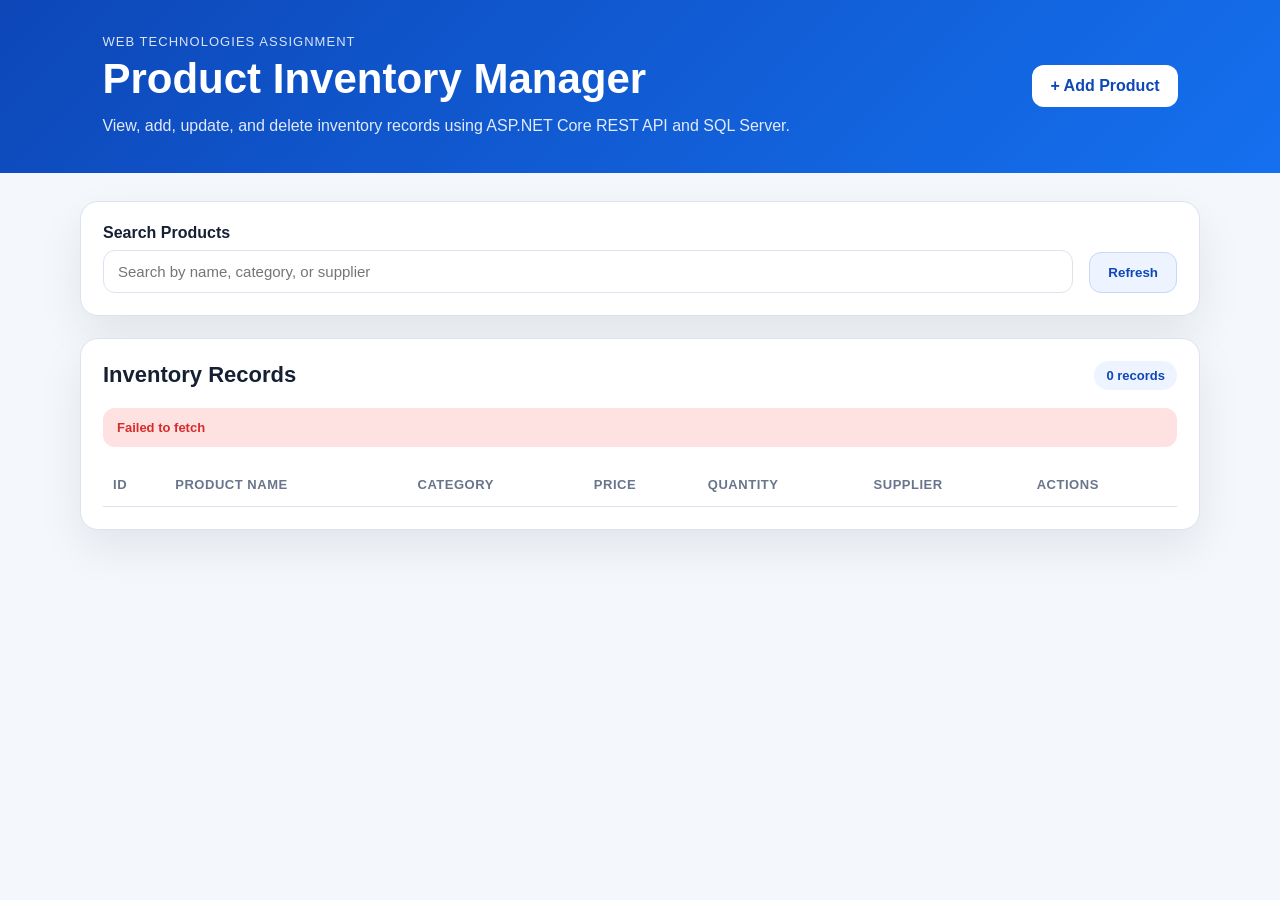
<file: ProductInventoryManager/Frontend/index.html>
<!DOCTYPE html>
<html lang="en">
<head>
    <meta charset="UTF-8">
    <meta name="viewport" content="width=device-width, initial-scale=1.0">
    <title>Product Inventory Manager</title>
    <link rel="stylesheet" href="css/site.css">
</head>
<body>
    <header class="app-header">
        <div>
            <p class="eyebrow">Web Technologies Assignment</p>
            <h1>Product Inventory Manager</h1>
            <p class="subtitle">View, add, update, and delete inventory records using ASP.NET Core REST API and SQL Server.</p>
        </div>
        <a class="primary-button" href="product-form.html">+ Add Product</a>
    </header>

    <main class="container">
        <section class="toolbar card">
            <div>
                <label for="searchInput">Search Products</label>
                <input type="search" id="searchInput" placeholder="Search by name, category, or supplier">
            </div>
            <button id="refreshButton" class="secondary-button">Refresh</button>
        </section>

        <section class="card table-card">
            <div class="table-title-row">
                <h2>Inventory Records</h2>
                <span id="recordCount" class="badge">0 records</span>
            </div>

            <div id="message" class="message hidden"></div>

            <div class="table-wrapper">
                <table>
                    <thead>
                        <tr>
                            <th>ID</th>
                            <th>Product Name</th>
                            <th>Category</th>
                            <th>Price</th>
                            <th>Quantity</th>
                            <th>Supplier</th>
                            <th>Actions</th>
                        </tr>
                    </thead>
                    <tbody id="productsTableBody">
                    </tbody>
                </table>
            </div>
        </section>
    </main>

    <script src="js/api.js"></script>
    <script src="js/index.js"></script>
</body>
</html>
</file>
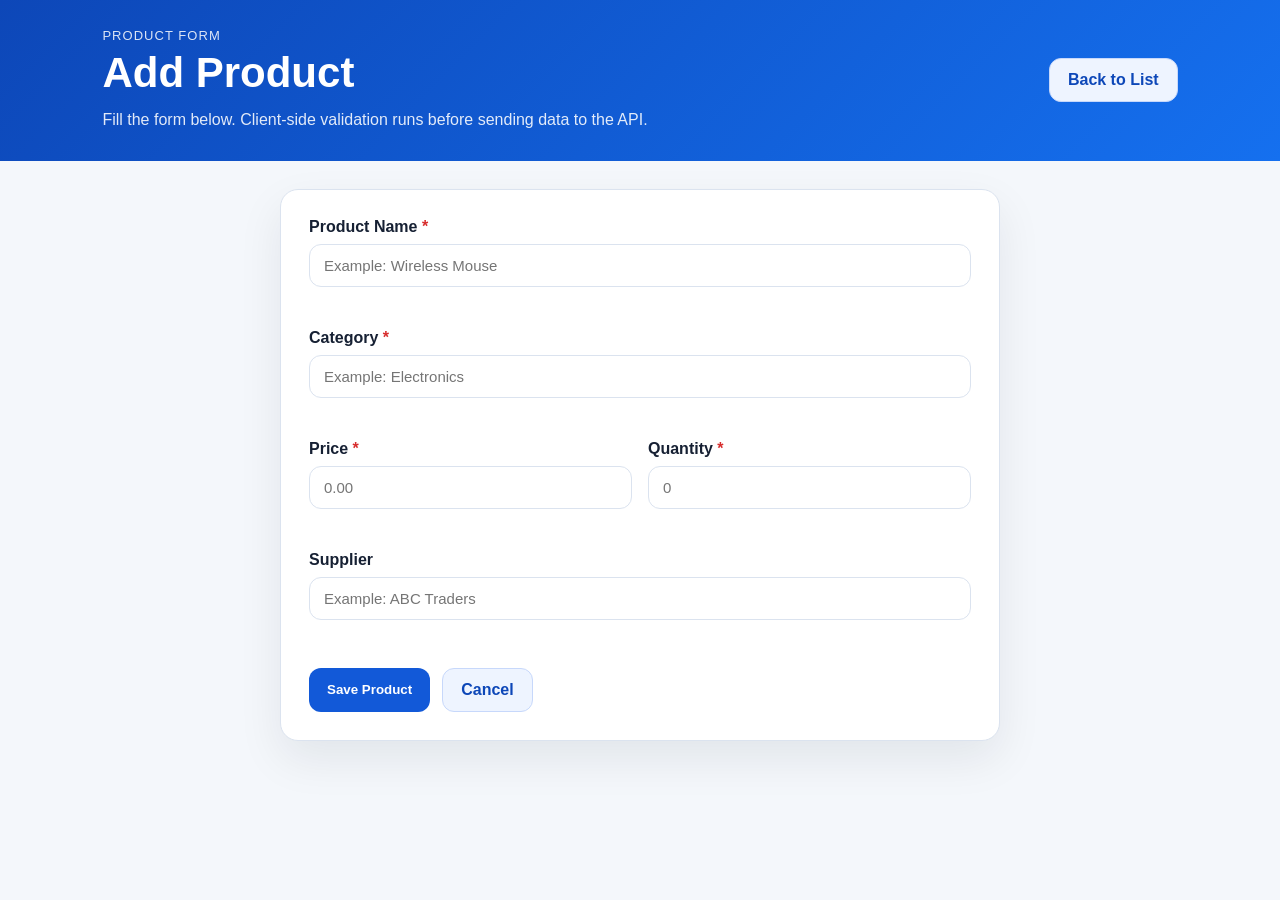
<file: ProductInventoryManager/Frontend/product-form.html>
<!DOCTYPE html>
<html lang="en">
<head>
    <meta charset="UTF-8">
    <meta name="viewport" content="width=device-width, initial-scale=1.0">
    <title>Add / Edit Product</title>
    <link rel="stylesheet" href="css/site.css">
</head>
<body>
    <header class="app-header compact-header">
        <div>
            <p class="eyebrow">Product Form</p>
            <h1 id="pageTitle">Add Product</h1>
            <p class="subtitle">Fill the form below. Client-side validation runs before sending data to the API.</p>
        </div>
        <a class="secondary-button" href="index.html">Back to List</a>
    </header>

    <main class="container narrow">
        <section class="card form-card">
            <div id="message" class="message hidden"></div>

            <form id="productForm" novalidate>
                <div class="form-group">
                    <label for="name">Product Name <span>*</span></label>
                    <input type="text" id="name" name="name" maxlength="100" placeholder="Example: Wireless Mouse">
                    <small class="error" id="nameError"></small>
                </div>

                <div class="form-group">
                    <label for="category">Category <span>*</span></label>
                    <input type="text" id="category" name="category" maxlength="60" placeholder="Example: Electronics">
                    <small class="error" id="categoryError"></small>
                </div>

                <div class="form-row">
                    <div class="form-group">
                        <label for="price">Price <span>*</span></label>
                        <input type="number" id="price" name="price" min="0.01" step="0.01" placeholder="0.00">
                        <small class="error" id="priceError"></small>
                    </div>

                    <div class="form-group">
                        <label for="quantity">Quantity <span>*</span></label>
                        <input type="number" id="quantity" name="quantity" min="0" step="1" placeholder="0">
                        <small class="error" id="quantityError"></small>
                    </div>
                </div>

                <div class="form-group">
                    <label for="supplier">Supplier</label>
                    <input type="text" id="supplier" name="supplier" maxlength="100" placeholder="Example: ABC Traders">
                    <small class="error" id="supplierError"></small>
                </div>

                <div class="form-actions">
                    <button type="submit" class="primary-button" id="submitButton">Save Product</button>
                    <a href="index.html" class="secondary-button">Cancel</a>
                </div>
            </form>
        </section>
    </main>

    <script src="js/api.js"></script>
    <script src="js/product-form.js"></script>
</body>
</html>
</file>
<file: ProductInventoryManager/Frontend/css/site.css>
:root {
    --bg: #f4f7fb;
    --card: #ffffff;
    --text: #162033;
    --muted: #68758a;
    --primary: #1259d8;
    --primary-dark: #0d47b8;
    --border: #dbe3ef;
    --danger: #d72c2c;
    --success-bg: #e9f8ef;
    --success-text: #166534;
    --warning-bg: #fff4db;
    --warning-text: #8a5a00;
    --shadow: 0 18px 45px rgba(15, 23, 42, 0.08);
}

* {
    box-sizing: border-box;
}

body {
    margin: 0;
    font-family: Arial, Helvetica, sans-serif;
    background: var(--bg);
    color: var(--text);
}

.app-header {
    background: linear-gradient(135deg, #0d47b8, #1570ef);
    color: #ffffff;
    padding: 34px 8%;
    display: flex;
    justify-content: space-between;
    align-items: center;
    gap: 24px;
}

.compact-header {
    padding-top: 28px;
    padding-bottom: 28px;
}

.eyebrow {
    margin: 0 0 6px;
    font-size: 13px;
    letter-spacing: 0.08em;
    text-transform: uppercase;
    opacity: 0.85;
}

h1,
h2 {
    margin: 0;
}

h1 {
    font-size: clamp(28px, 4vw, 42px);
}

h2 {
    font-size: 22px;
}

.subtitle {
    max-width: 720px;
    color: rgba(255, 255, 255, 0.88);
    margin: 10px 0 0;
    line-height: 1.6;
}

.container {
    width: min(1120px, 92%);
    margin: 28px auto;
}

.narrow {
    width: min(720px, 92%);
}

.card {
    background: var(--card);
    border: 1px solid var(--border);
    border-radius: 18px;
    padding: 22px;
    box-shadow: var(--shadow);
}

.toolbar {
    display: flex;
    justify-content: space-between;
    align-items: end;
    gap: 16px;
    margin-bottom: 22px;
}

.toolbar > div {
    flex: 1;
}

label {
    display: block;
    font-weight: 700;
    margin-bottom: 8px;
}

label span {
    color: var(--danger);
}

input {
    width: 100%;
    border: 1px solid var(--border);
    border-radius: 12px;
    padding: 12px 14px;
    font-size: 15px;
    outline: none;
    background: #ffffff;
}

input:focus {
    border-color: var(--primary);
    box-shadow: 0 0 0 4px rgba(18, 89, 216, 0.12);
}

.primary-button,
.secondary-button,
.danger-button {
    border: 0;
    border-radius: 12px;
    padding: 12px 18px;
    font-weight: 700;
    text-decoration: none;
    cursor: pointer;
    display: inline-flex;
    align-items: center;
    justify-content: center;
    white-space: nowrap;
}

.primary-button {
    background: #ffffff;
    color: var(--primary-dark);
}

.form-actions .primary-button {
    background: var(--primary);
    color: #ffffff;
}

.primary-button:hover,
.form-actions .primary-button:hover {
    background: var(--primary-dark);
    color: #ffffff;
}

.secondary-button {
    color: var(--primary-dark);
    background: #eef4ff;
    border: 1px solid #c7d8fb;
}

.secondary-button:hover {
    background: #dfeafe;
}

.danger-button {
    background: #fee2e2;
    color: var(--danger);
}

.danger-button:hover {
    background: #fecaca;
}

.table-title-row {
    display: flex;
    justify-content: space-between;
    align-items: center;
    margin-bottom: 18px;
}

.badge {
    background: #eef4ff;
    color: var(--primary-dark);
    border-radius: 999px;
    padding: 7px 12px;
    font-size: 13px;
    font-weight: 700;
}

.table-wrapper {
    overflow-x: auto;
}

table {
    width: 100%;
    border-collapse: collapse;
}

th,
td {
    text-align: left;
    border-bottom: 1px solid var(--border);
    padding: 14px 10px;
    vertical-align: middle;
}

th {
    color: var(--muted);
    font-size: 13px;
    text-transform: uppercase;
    letter-spacing: 0.04em;
}

.action-group {
    display: flex;
    gap: 8px;
    flex-wrap: wrap;
}

.empty-state {
    text-align: center;
    color: var(--muted);
    padding: 28px;
}

.form-card {
    padding: 28px;
}

.form-group {
    margin-bottom: 18px;
}

.form-row {
    display: grid;
    grid-template-columns: 1fr 1fr;
    gap: 16px;
}

.form-actions {
    display: flex;
    gap: 12px;
    margin-top: 24px;
}

.error {
    display: block;
    min-height: 18px;
    color: var(--danger);
    font-size: 13px;
    margin-top: 6px;
}

.message {
    border-radius: 12px;
    padding: 12px 14px;
    margin-bottom: 16px;
    font-weight: 700;
}

.message.success {
    background: var(--success-bg);
    color: var(--success-text);
}

.message.warning {
    background: var(--warning-bg);
    color: var(--warning-text);
}

.message.error {
    background: #fee2e2;
    color: var(--danger);
}

.hidden {
    display: none;
}

@media (max-width: 760px) {
    .app-header,
    .toolbar,
    .table-title-row,
    .form-actions {
        flex-direction: column;
        align-items: stretch;
    }

    .form-row {
        grid-template-columns: 1fr;
    }
}
</file>
